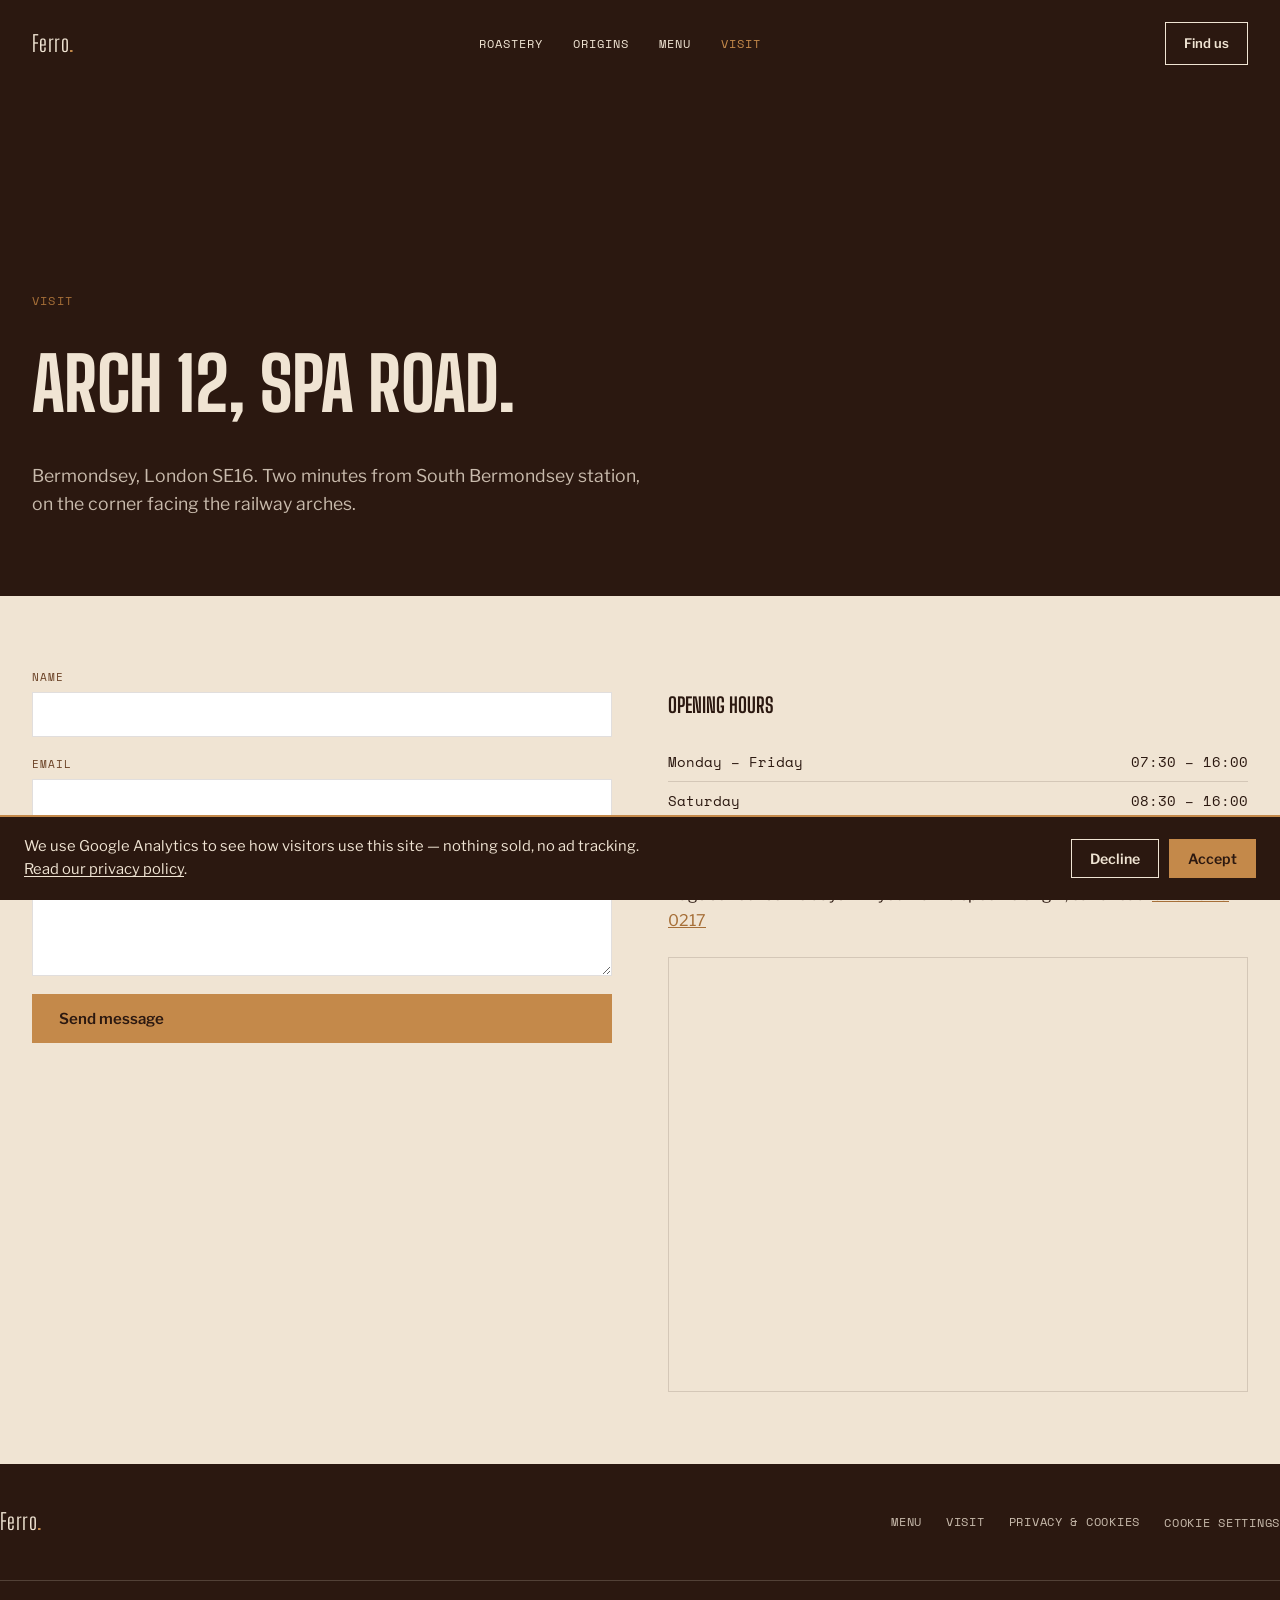
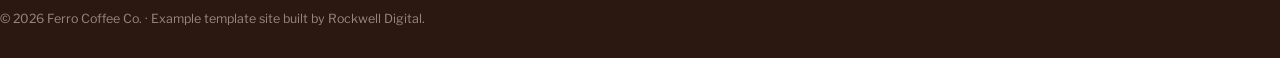
<file: contact.html>
<!doctype html>
<html lang="en">
<head>
<meta charset="utf-8">
<meta name="viewport" content="width=device-width, initial-scale=1">
<title>Visit — Ferro Coffee Co.</title>
<meta name="description" content="Find Ferro Coffee Co. at Arch 12, Spa Road, Bermondsey, London SE16. Opening hours, map, and contact.">
<link rel="preconnect" href="https://fonts.googleapis.com">
<link rel="preconnect" href="https://fonts.gstatic.com" crossorigin>
<link href="https://fonts.googleapis.com/css2?family=Big+Shoulders+Display:wght@600;700;800&family=Libre+Franklin:wght@400;500;600;700&family=Space+Mono:wght@400;700&display=swap" rel="stylesheet">
<link rel="stylesheet" href="css/style.css">
<link rel="icon" href="assets/favicon.svg" type="image/svg+xml">
</head>
<body style="overflow-x:hidden;">

<a class="skip-link" href="#main">Skip to content</a>

<header class="site-header" style="position:relative; background:var(--bg-dark); mix-blend-mode:normal;">
  <nav class="wrap">
    <a class="logo" href="index.html">Ferro<span>.</span></a>
    <div class="nav-links">
      <a href="index.html#roastery">Roastery</a>
      <a href="index.html#origins">Origins</a>
      <a href="menu.html">Menu</a>
      <a href="contact.html" style="color:var(--caramel);">Visit</a>
    </div>
    <a class="btn btn-line" href="contact.html">Find us</a>
    <button class="nav-toggle" id="navToggle" type="button" aria-expanded="false" aria-controls="mobileNav" aria-label="Open menu">
      <span></span><span></span><span></span>
    </button>
  </nav>
</header>

<div class="mobile-nav-panel" id="mobileNav">
  <a href="index.html#roastery">Roastery</a>
  <a href="index.html#origins">Origins</a>
  <a href="menu.html">Menu</a>
  <a href="contact.html">Visit</a>
</div>

<main id="main">
  <section class="page-hero">
    <div class="wrap">
      <span class="section-label">Visit</span>
      <h1>Arch 12, Spa Road.</h1>
      <p>Bermondsey, London SE16. Two minutes from South Bermondsey station, on the corner facing the railway arches.</p>
    </div>
  </section>

  <section class="static-section">
    <div class="wrap contact-grid">
      <div>
        <form class="contact-form" action="mailto:hello@ferrocoffee.co.uk" method="post" enctype="text/plain">
          <div class="form-row">
            <label for="name">Name</label>
            <input type="text" id="name" name="Name" required>
          </div>
          <div class="form-row">
            <label for="email">Email</label>
            <input type="email" id="email" name="Email" required>
          </div>
          <div class="form-row">
            <label for="message">Message</label>
            <textarea id="message" name="Message" placeholder="Wholesale enquiries, subscriptions, or just say hello."></textarea>
          </div>
          <button type="submit" class="btn btn-solid">Send message</button>
        </form>
      </div>
      <div>
        <h3 style="font-family:var(--font-display); text-transform:uppercase; font-size:1.3rem;">Opening hours</h3>
        <div class="hours-list">
          <div><span>Monday – Friday</span><span>07:30 – 16:00</span></div>
          <div><span>Saturday</span><span>08:30 – 16:00</span></div>
          <div><span>Sunday</span><span>09:00 – 15:00</span></div>
        </div>
        <p style="margin-top:22px;">Bags sell out some days — if you want a specific origin, call ahead: <a href="tel:+442079460217" style="color:var(--caramel-deep); text-decoration:underline;">020 7946 0217</a></p>
        <div class="contact-map">
          <iframe title="Ferro Coffee Co. location" loading="lazy" src="https://www.google.com/maps?q=Spa+Road+Bermondsey+London+SE16&output=embed"></iframe>
        </div>
      </div>
    </div>
  </section>
</main>

<footer class="site-footer">
  <div class="wrap footer-inner">
    <a class="logo" href="index.html">Ferro<span>.</span></a>
    <nav class="footer-nav">
      <a href="menu.html">Menu</a>
      <a href="contact.html">Visit</a>
      <a href="privacy.html">Privacy &amp; Cookies</a>
      <button type="button" class="cookie-settings-link" id="cookieSettingsBtn">Cookie settings</button>
    </nav>
  </div>
  <div class="wrap footer-legal">
    <p>© <span id="year"></span> Ferro Coffee Co. · Example template site built by Rockwell Digital.</p>
  </div>
</footer>

<script src="cookie-consent.js" defer></script>
<script>
document.getElementById('year').textContent = new Date().getFullYear();
(function(){
  var navToggle = document.getElementById('navToggle');
  var mobileNav = document.getElementById('mobileNav');
  if (navToggle && mobileNav) {
    navToggle.addEventListener('click', function () {
      var open = mobileNav.classList.toggle('is-open');
      navToggle.setAttribute('aria-expanded', open ? 'true' : 'false');
    });
  }
})();
</script>
</body>
</html>
</file>
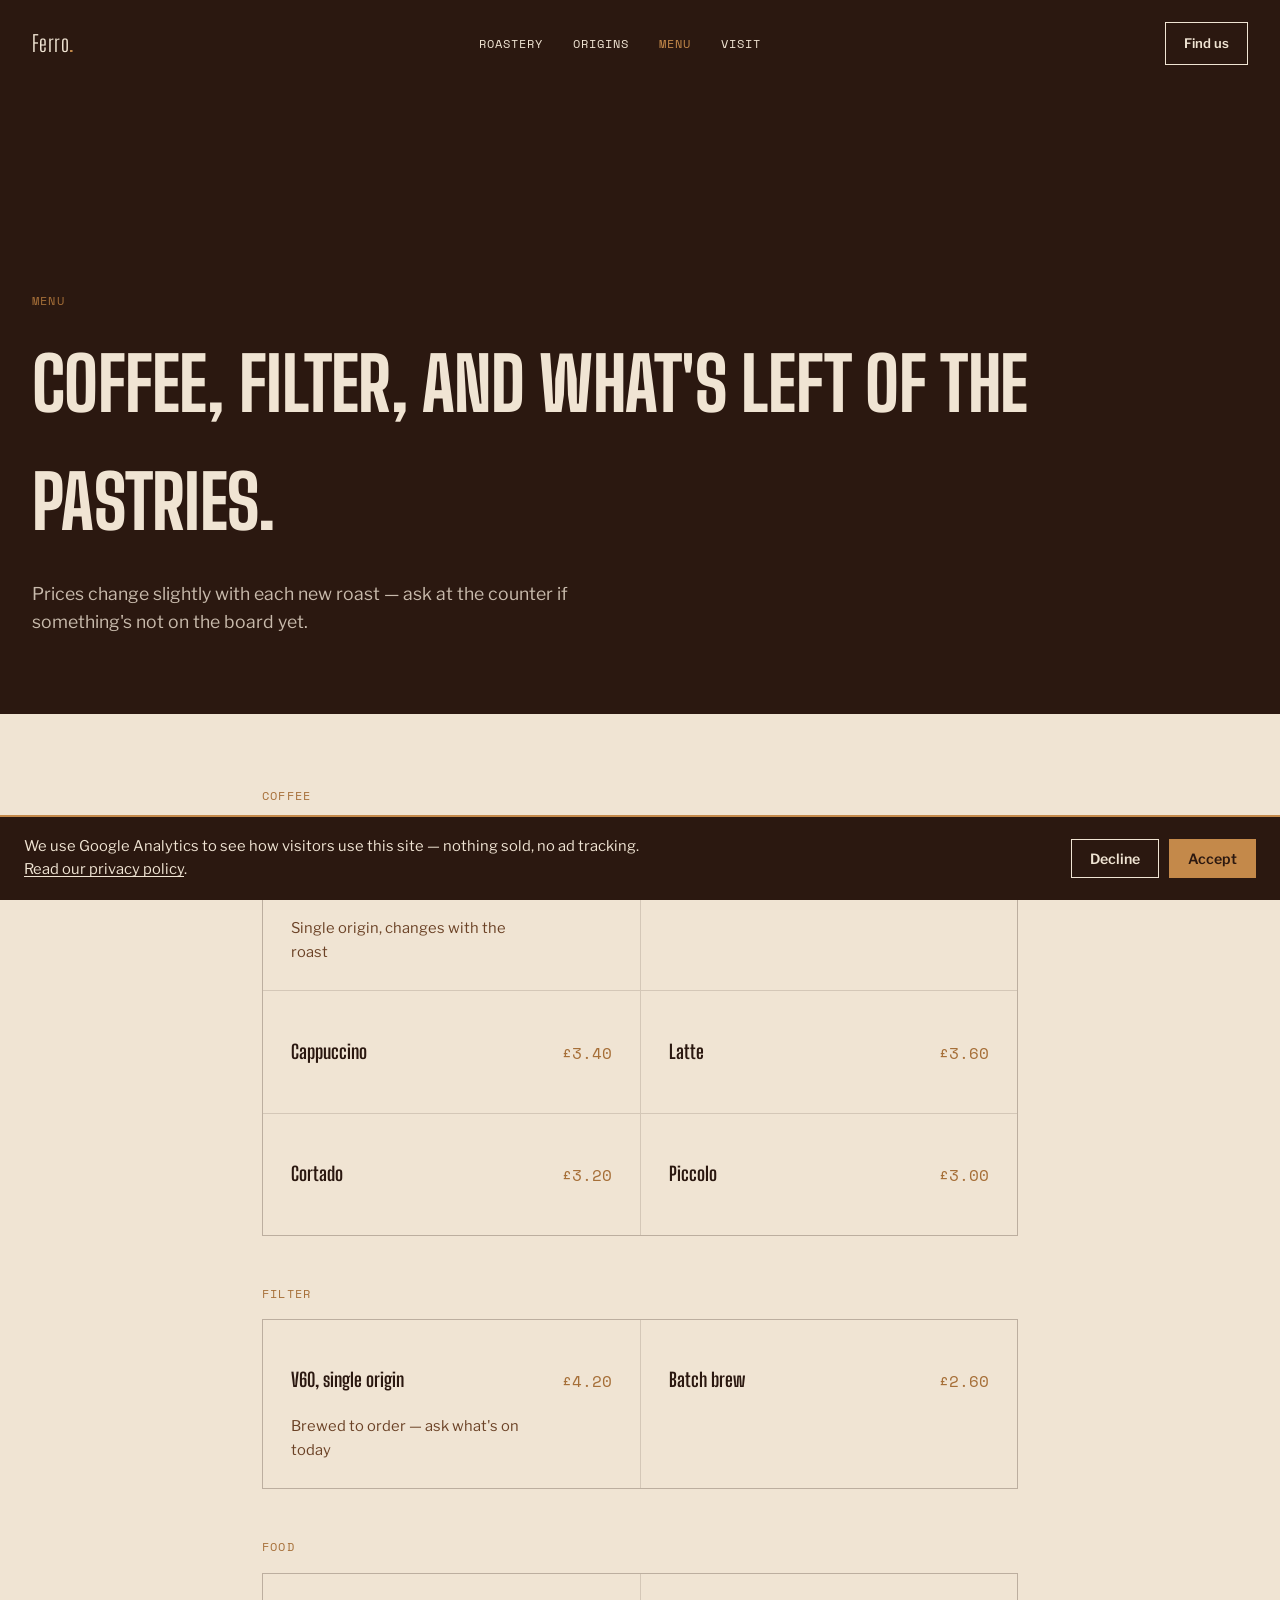
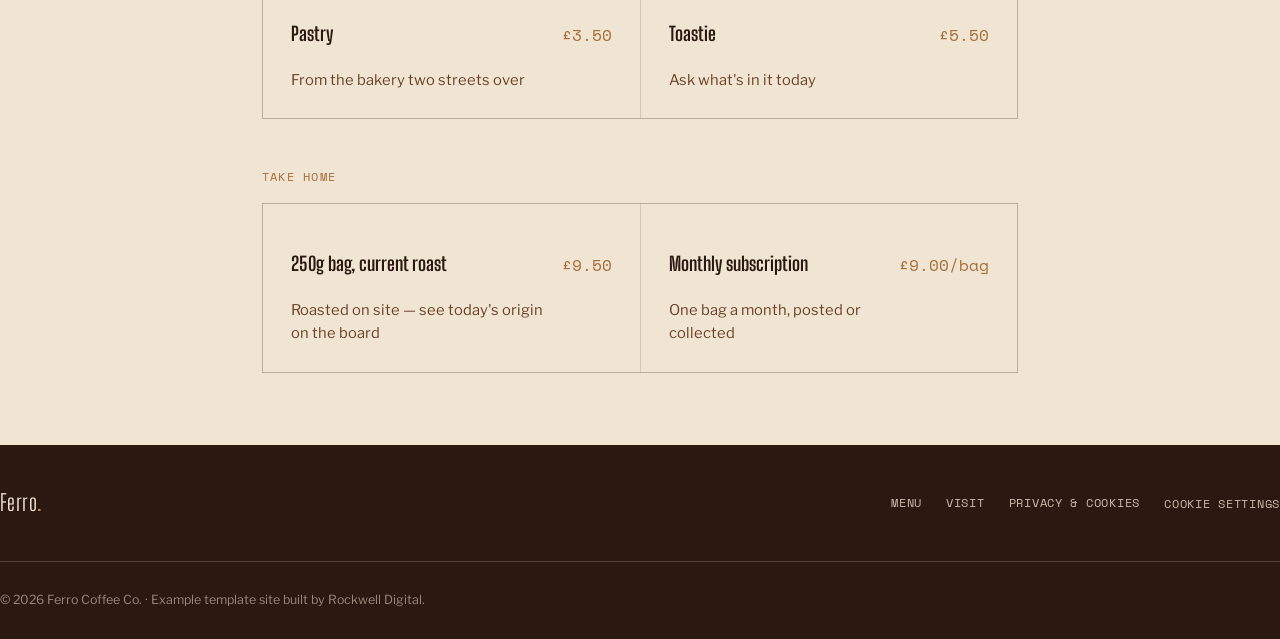
<file: menu.html>
<!doctype html>
<html lang="en">
<head>
<meta charset="utf-8">
<meta name="viewport" content="width=device-width, initial-scale=1">
<title>Menu — Ferro Coffee Co.</title>
<meta name="description" content="Coffee, filter, food and retail bags at Ferro Coffee Co., Bermondsey.">
<link rel="preconnect" href="https://fonts.googleapis.com">
<link rel="preconnect" href="https://fonts.gstatic.com" crossorigin>
<link href="https://fonts.googleapis.com/css2?family=Big+Shoulders+Display:wght@600;700;800&family=Libre+Franklin:wght@400;500;600;700&family=Space+Mono:wght@400;700&display=swap" rel="stylesheet">
<link rel="stylesheet" href="css/style.css">
<link rel="icon" href="assets/favicon.svg" type="image/svg+xml">
</head>
<body style="overflow-x:hidden;">

<a class="skip-link" href="#main">Skip to content</a>

<header class="site-header" style="position:relative; background:var(--bg-dark); mix-blend-mode:normal;">
  <nav class="wrap">
    <a class="logo" href="index.html">Ferro<span>.</span></a>
    <div class="nav-links">
      <a href="index.html#roastery">Roastery</a>
      <a href="index.html#origins">Origins</a>
      <a href="menu.html" style="color:var(--caramel);">Menu</a>
      <a href="contact.html">Visit</a>
    </div>
    <a class="btn btn-line" href="contact.html">Find us</a>
    <button class="nav-toggle" id="navToggle" type="button" aria-expanded="false" aria-controls="mobileNav" aria-label="Open menu">
      <span></span><span></span><span></span>
    </button>
  </nav>
</header>

<div class="mobile-nav-panel" id="mobileNav">
  <a href="index.html#roastery">Roastery</a>
  <a href="index.html#origins">Origins</a>
  <a href="menu.html">Menu</a>
  <a href="contact.html">Visit</a>
</div>

<main id="main">
  <section class="page-hero">
    <div class="wrap">
      <span class="section-label">Menu</span>
      <h1>Coffee, filter, and what's left of the pastries.</h1>
      <p>Prices change slightly with each new roast — ask at the counter if something's not on the board yet.</p>
    </div>
  </section>

  <section class="static-section">
    <div class="wrap" style="max-width:820px;">

      <div class="menu-cat">Coffee</div>
      <div class="menu-grid">
        <div class="menu-item"><div><h3>Espresso</h3><p>Single origin, changes with the roast</p></div><span class="price">£2.80</span></div>
        <div class="menu-item"><div><h3>Flat White</h3></div><span class="price">£3.40</span></div>
        <div class="menu-item"><div><h3>Cappuccino</h3></div><span class="price">£3.40</span></div>
        <div class="menu-item"><div><h3>Latte</h3></div><span class="price">£3.60</span></div>
        <div class="menu-item"><div><h3>Cortado</h3></div><span class="price">£3.20</span></div>
        <div class="menu-item"><div><h3>Piccolo</h3></div><span class="price">£3.00</span></div>
      </div>

      <div class="menu-cat">Filter</div>
      <div class="menu-grid">
        <div class="menu-item"><div><h3>V60, single origin</h3><p>Brewed to order — ask what's on today</p></div><span class="price">£4.20</span></div>
        <div class="menu-item"><div><h3>Batch brew</h3></div><span class="price">£2.60</span></div>
      </div>

      <div class="menu-cat">Food</div>
      <div class="menu-grid">
        <div class="menu-item"><div><h3>Pastry</h3><p>From the bakery two streets over</p></div><span class="price">£3.50</span></div>
        <div class="menu-item"><div><h3>Toastie</h3><p>Ask what's in it today</p></div><span class="price">£5.50</span></div>
      </div>

      <div class="menu-cat">Take home</div>
      <div class="menu-grid">
        <div class="menu-item"><div><h3>250g bag, current roast</h3><p>Roasted on site — see today's origin on the board</p></div><span class="price">£9.50</span></div>
        <div class="menu-item"><div><h3>Monthly subscription</h3><p>One bag a month, posted or collected</p></div><span class="price">£9.00/bag</span></div>
      </div>

    </div>
  </section>
</main>

<footer class="site-footer">
  <div class="wrap footer-inner">
    <a class="logo" href="index.html">Ferro<span>.</span></a>
    <nav class="footer-nav">
      <a href="menu.html">Menu</a>
      <a href="contact.html">Visit</a>
      <a href="privacy.html">Privacy &amp; Cookies</a>
      <button type="button" class="cookie-settings-link" id="cookieSettingsBtn">Cookie settings</button>
    </nav>
  </div>
  <div class="wrap footer-legal">
    <p>© <span id="year"></span> Ferro Coffee Co. · Example template site built by Rockwell Digital.</p>
  </div>
</footer>

<script src="cookie-consent.js" defer></script>
<script>
document.getElementById('year').textContent = new Date().getFullYear();
(function(){
  var navToggle = document.getElementById('navToggle');
  var mobileNav = document.getElementById('mobileNav');
  if (navToggle && mobileNav) {
    navToggle.addEventListener('click', function () {
      var open = mobileNav.classList.toggle('is-open');
      navToggle.setAttribute('aria-expanded', open ? 'true' : 'false');
    });
  }
})();
</script>
</body>
</html>
</file>
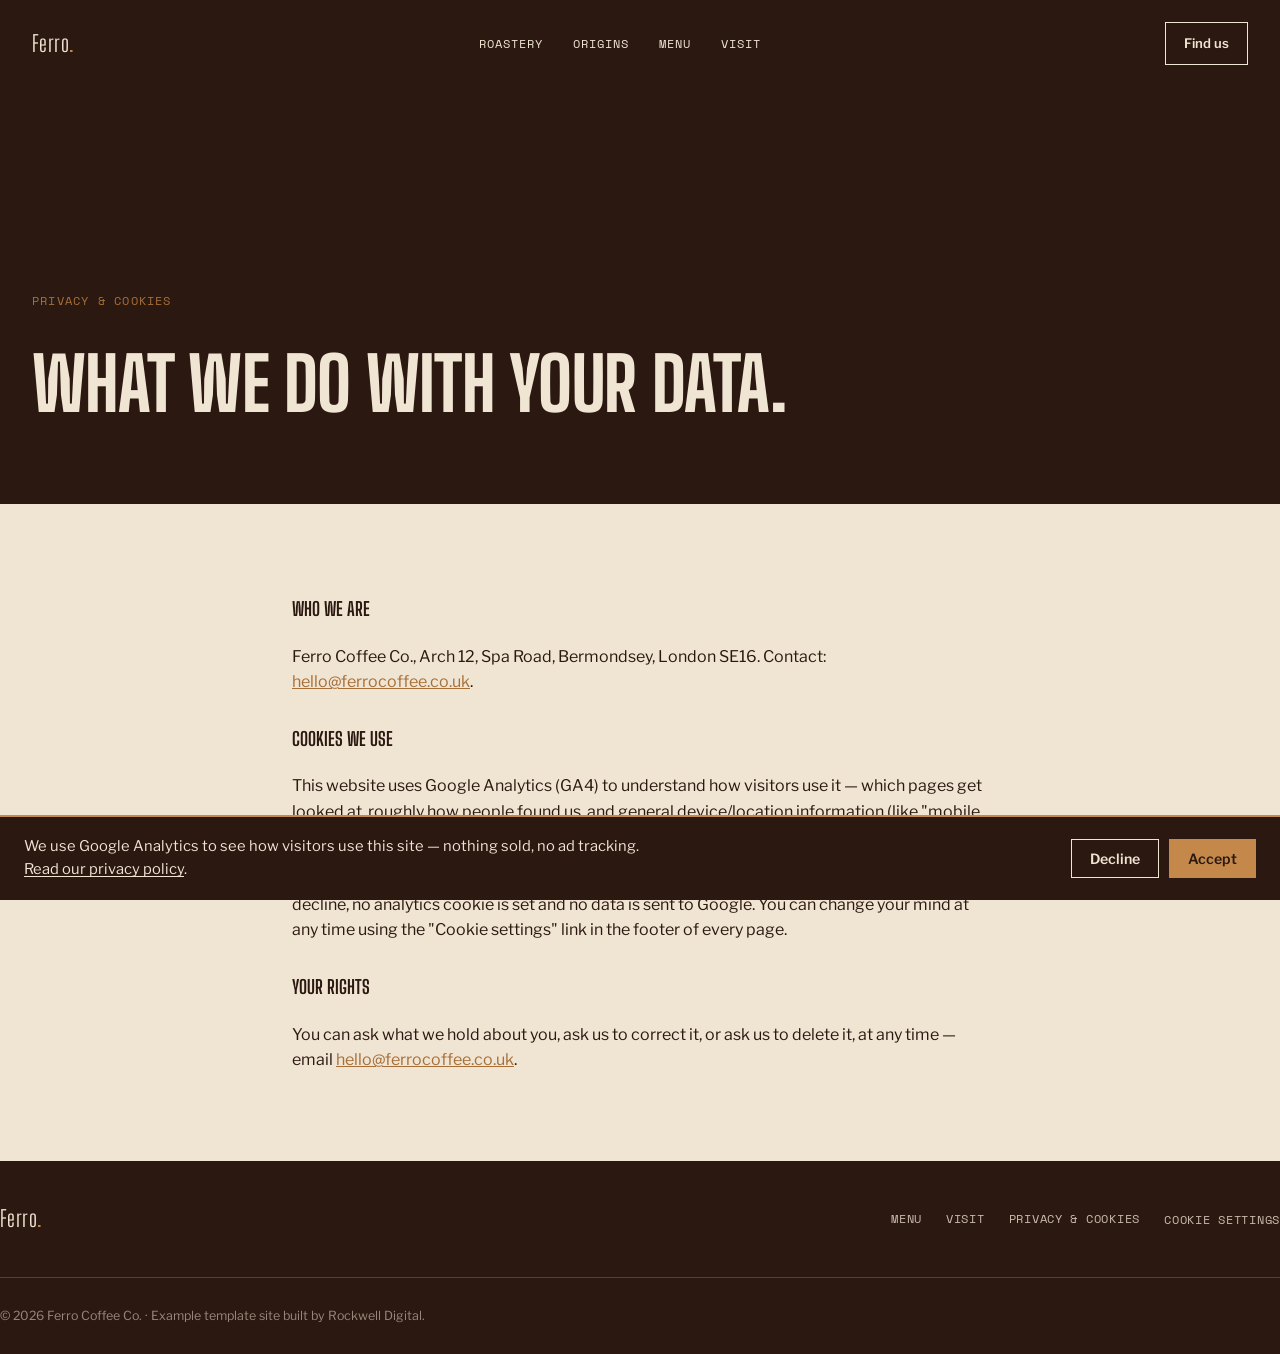
<file: privacy.html>
<!doctype html>
<html lang="en">
<head>
<meta charset="utf-8">
<meta name="viewport" content="width=device-width, initial-scale=1">
<title>Privacy &amp; Cookies — Ferro Coffee Co.</title>
<meta name="description" content="How Ferro Coffee Co. handles your data, including our use of Google Analytics and cookies.">
<link rel="preconnect" href="https://fonts.googleapis.com">
<link rel="preconnect" href="https://fonts.gstatic.com" crossorigin>
<link href="https://fonts.googleapis.com/css2?family=Big+Shoulders+Display:wght@600;700;800&family=Libre+Franklin:wght@400;500;600;700&family=Space+Mono:wght@400;700&display=swap" rel="stylesheet">
<link rel="stylesheet" href="css/style.css">
<link rel="icon" href="assets/favicon.svg" type="image/svg+xml">
</head>
<body style="overflow-x:hidden;">

<a class="skip-link" href="#main">Skip to content</a>

<header class="site-header" style="position:relative; background:var(--bg-dark); mix-blend-mode:normal;">
  <nav class="wrap">
    <a class="logo" href="index.html">Ferro<span>.</span></a>
    <div class="nav-links">
      <a href="index.html#roastery">Roastery</a>
      <a href="index.html#origins">Origins</a>
      <a href="menu.html">Menu</a>
      <a href="contact.html">Visit</a>
    </div>
    <a class="btn btn-line" href="contact.html">Find us</a>
    <button class="nav-toggle" id="navToggle" type="button" aria-expanded="false" aria-controls="mobileNav" aria-label="Open menu">
      <span></span><span></span><span></span>
    </button>
  </nav>
</header>

<div class="mobile-nav-panel" id="mobileNav">
  <a href="index.html#roastery">Roastery</a>
  <a href="index.html#origins">Origins</a>
  <a href="menu.html">Menu</a>
  <a href="contact.html">Visit</a>
</div>

<main id="main">
  <section class="page-hero">
    <div class="wrap">
      <span class="section-label">Privacy &amp; Cookies</span>
      <h1>What we do with your data.</h1>
    </div>
  </section>
  <section class="static-section">
    <div class="wrap" style="max-width:760px;">
      <h3 style="font-family:var(--font-display); text-transform:uppercase;">Who we are</h3>
      <p>Ferro Coffee Co., Arch 12, Spa Road, Bermondsey, London SE16. Contact: <a href="mailto:hello@ferrocoffee.co.uk" style="color:var(--caramel-deep); text-decoration:underline;">hello@ferrocoffee.co.uk</a>.</p>

      <h3 style="font-family:var(--font-display); text-transform:uppercase; margin-top:1.6em;">Cookies we use</h3>
      <p>This website uses Google Analytics (GA4) to understand how visitors use it — which pages get looked at, roughly how people found us, and general device/location information (like "mobile, UK"). It doesn't identify you personally, and we don't run any advertising or retargeting scripts.</p>
      <p>You choose whether this runs. On your first visit, a banner asks you to accept or decline. If you decline, no analytics cookie is set and no data is sent to Google. You can change your mind at any time using the "Cookie settings" link in the footer of every page.</p>

      <h3 style="font-family:var(--font-display); text-transform:uppercase; margin-top:1.6em;">Your rights</h3>
      <p>You can ask what we hold about you, ask us to correct it, or ask us to delete it, at any time — email <a href="mailto:hello@ferrocoffee.co.uk" style="color:var(--caramel-deep); text-decoration:underline;">hello@ferrocoffee.co.uk</a>.</p>
    </div>
  </section>
</main>

<footer class="site-footer">
  <div class="wrap footer-inner">
    <a class="logo" href="index.html">Ferro<span>.</span></a>
    <nav class="footer-nav">
      <a href="menu.html">Menu</a>
      <a href="contact.html">Visit</a>
      <a href="privacy.html">Privacy &amp; Cookies</a>
      <button type="button" class="cookie-settings-link" id="cookieSettingsBtn">Cookie settings</button>
    </nav>
  </div>
  <div class="wrap footer-legal">
    <p>© <span id="year"></span> Ferro Coffee Co. · Example template site built by Rockwell Digital.</p>
  </div>
</footer>

<script src="cookie-consent.js" defer></script>
<script>
document.getElementById('year').textContent = new Date().getFullYear();
(function(){
  var navToggle = document.getElementById('navToggle');
  var mobileNav = document.getElementById('mobileNav');
  if (navToggle && mobileNav) {
    navToggle.addEventListener('click', function () {
      var open = mobileNav.classList.toggle('is-open');
      navToggle.setAttribute('aria-expanded', open ? 'true' : 'false');
    });
  }
})();
</script>
</body>
</html>
</file>
<file: css/style.css>
/* ============================================================
   Ferro Coffee Co. — design tokens
   Small-batch roastery, industrial-meets-warm: espresso dark,
   cream light, one caramel/crema accent, a steel-grey nod to
   "Ferro" (iron — the roasting drum). Canvas is the real coffee
   pour footage; everything else stays quiet around it.
   ============================================================ */
:root{
  --bg-light: #F0E4D3;
  --bg-dark: #2B1810;
  --text-on-light: #2B1810;
  --text-on-dark: #F0E4D3;
  --roast: #6B4226;
  --caramel: #C4894A;
  --caramel-deep: #A66F38;
  --steel: #8A8680;
  --line: rgba(43,24,16,0.14);
  --line-on-dark: rgba(240,228,211,0.2);

  --font-display: 'Big Shoulders Display', 'Arial Narrow', sans-serif;
  --font-body: 'Libre Franklin', -apple-system, sans-serif;
  --font-label: 'Space Mono', 'Courier New', monospace;

  --ease-out: cubic-bezier(0.16, 1, 0.3, 1);
}

*, *::before, *::after{ box-sizing: border-box; }
html, body{ margin:0; overflow-x: hidden; }
body{
  background: var(--bg-light); color: var(--text-on-light);
  font-family: var(--font-body); line-height:1.6; -webkit-font-smoothing: antialiased;
}
img{ max-width:100%; display:block; }
a{ color: inherit; text-decoration: none; }
.wrap{ max-width: 1320px; margin:0 auto; padding: 0 32px; }

h1,h2{ font-family: var(--font-display); font-weight:800; text-transform: uppercase; letter-spacing: -0.01em; margin:0; }

.section-label{
  font-family: var(--font-label); font-size:0.76rem; letter-spacing:0.1em; text-transform:uppercase; color: var(--caramel-deep);
  display:inline-block; margin-bottom: 16px;
}

a:focus-visible, button:focus-visible{ outline:2px solid var(--caramel); outline-offset:3px; }
.skip-link{ position:absolute; left:-999px; top:0; background:var(--caramel); color:var(--bg-dark); padding:10px 16px; z-index:1000; font-weight:700; }
.skip-link:focus{ left:16px; top:16px; }

/* ---------- Buttons ---------- */
.btn{ display:inline-flex; align-items:center; gap:8px; font-family: var(--font-body); font-weight:600; font-size:0.94rem; padding:14px 26px; border:1.5px solid currentColor; cursor:pointer; transition: background-color 160ms var(--ease-out), color 160ms var(--ease-out), transform 140ms var(--ease-out); }
.btn:hover{ transform: translateY(-1px); }
.btn-solid{ background: var(--caramel); color: var(--bg-dark); border-color: var(--caramel); }
.btn-solid:hover{ background: var(--caramel-deep); border-color: var(--caramel-deep); }
.btn-line{ color: inherit; }
.btn-line:hover{ background: currentColor; }
.btn-line:hover{ color: var(--bg-light); }

/* ---------- Loader ---------- */
#loader{
  position: fixed; inset:0; z-index: 2000; background: var(--bg-dark); color: var(--bg-light);
  display:flex; flex-direction:column; align-items:center; justify-content:center; gap: 18px;
  transition: opacity 0.6s var(--ease-out), visibility 0.6s var(--ease-out);
}
#loader.is-hidden{ opacity:0; visibility:hidden; pointer-events:none; }
.loader-brand{ font-family: var(--font-display); font-size: 2.4rem; letter-spacing: 0.06em; }
#loader-bar{ width: 220px; height:2px; background: var(--line-on-dark); }
#loader-bar-fill{ width:0%; height:100%; background: var(--caramel); transition: width 0.2s linear; }
#loader-percent{ font-family: var(--font-label); font-size:0.8rem; color: var(--caramel); }

/* ---------- Fixed header ----------
   A mix-blend-mode:difference header (the earlier approach) computes its
   apparent color from whatever happens to be scrolling underneath it —
   over the wrong backdrop tone the nav can wash out to near-illegible.
   A solid scrim keeps the nav readable regardless of what's beneath. */
.site-header{ position: fixed; top:0; left:0; right:0; z-index: 500; padding: 22px 0; background: linear-gradient(rgba(20,11,7,0.82) 0%, rgba(20,11,7,0.55) 70%, rgba(20,11,7,0) 100%); }
.site-header nav{ display:flex; align-items:center; justify-content:space-between; }
.logo{ font-family: var(--font-display); font-size:1.4rem; color: var(--bg-light); letter-spacing:0.02em; }
.logo span{ color: var(--caramel); }
.nav-links{ display:flex; gap: 30px; }
.nav-links a{ font-family: var(--font-label); font-size:0.76rem; letter-spacing:0.08em; text-transform:uppercase; color: var(--bg-light); }
.nav-links a:hover{ color: var(--caramel); }
.site-header .btn-line{ color: var(--bg-light); border-color: var(--bg-light); padding:10px 18px; font-size:0.82rem; }
.site-header .btn-line:hover{ background: var(--bg-light); color: var(--bg-dark); }
.nav-toggle{ display:none; flex-direction:column; gap:5px; background:none; border:none; cursor:pointer; padding:6px; margin-left:8px; }
.nav-toggle span{ width:22px; height:1.5px; background: var(--bg-light); display:block; }

/* Mobile nav panel: a body-level sibling, not nested in .site-header, so its
   stacking is independent of the header's own fixed+z-index+blend-mode context. */
.mobile-nav-panel{
  display:none; position:fixed; inset:0; z-index:800;
  background: var(--bg-dark); padding: 90px 24px 24px;
  flex-direction:column;
}
.mobile-nav-panel.is-open{ display:flex; }
.mobile-nav-panel a{ color: var(--bg-light); font-family: var(--font-label); font-size:1rem; letter-spacing:0.06em; text-transform:uppercase; padding:16px 0; border-bottom:1px solid var(--line-on-dark); }
.mobile-nav-panel a:hover{ color: var(--caramel); }

/* ---------- Hero (standalone, 100vh, solid dark bg) ---------- */
.hero-standalone{
  position: relative; z-index: 10; height: 100vh; background: var(--bg-dark); color: var(--bg-light);
  display:flex; flex-direction:column; align-items:center; justify-content:center; text-align:center; padding: 0 6vw;
}
/* The shared .section-label token color (--caramel-deep) only clears WCAG AA
   against a photo backdrop's own darkening scrim — against this hero's flat
   --bg-dark it measures 3.99:1 (axe: color-contrast, serious). Swap to the
   lighter --caramel here, which measures ~5.7:1 on this background. */
.hero-standalone .section-label{ color: var(--caramel); }
.hero-heading{ font-size: clamp(3rem, 9vw, 7.5rem); line-height:0.98; }
.hero-heading .word{ display:inline-block; overflow:hidden; }
.hero-tagline{ margin: 28px 0 0; max-width: 46ch; font-size: 1.1rem; color: rgba(240,228,211,0.78); }
.scroll-indicator{ position:absolute; bottom: 40px; display:flex; flex-direction:column; align-items:center; gap:8px; font-family: var(--font-label); font-size:0.7rem; letter-spacing:0.1em; text-transform:uppercase; color: rgba(240,228,211,0.6); }
.scroll-indicator svg{ width:16px; height:16px; animation: bob 1.8s ease-in-out infinite; }
@keyframes bob{ 0%,100%{ transform: translateY(0); } 50%{ transform: translateY(5px); } }

/* ---------- Canvas (fixed, full viewport) ---------- */
.canvas-wrap{ position: fixed; inset:0; z-index:1; }
#canvas{ width:100%; height:100%; display:block; }

/* ---------- Text scrim ----------
   The source footage is a full-frame photograph (no alpha, unlike a
   transparent-background 3D render), so the subject genuinely reaches
   into the side text zones at any reasonable IMAGE_SCALE. A permanent,
   subtle edge vignette — not a card, no blur — keeps side-aligned text
   legible without darkening the product itself. */
#text-scrim{
  position: fixed; inset:0; z-index:2; pointer-events:none;
  background: linear-gradient(90deg, rgba(43,24,16,0.72) 0%, rgba(43,24,16,0.1) 38%, rgba(43,24,16,0.1) 62%, rgba(43,24,16,0.72) 100%);
}

/* ---------- Dark overlay (stats section only) ---------- */
#dark-overlay{ position: fixed; inset:0; z-index:5; background: var(--bg-dark); opacity:0; pointer-events:none; }

/* ---------- Scroll container + sections ---------- */
#scroll-container{ position: relative; height: 800vh; z-index: 10; }
.scroll-section{ position:absolute; top:0; left:0; width:100%; opacity:0; pointer-events:none; }
.scroll-section.is-active{ opacity:1; pointer-events:auto; }
.section-content, .section-cta{ display:flex; align-items:center; min-height:100vh; }
.align-left{ padding-left:6vw; padding-right:55vw; }
.align-right{ padding-left:55vw; padding-right:6vw; justify-content:flex-end; }
.align-left .section-inner, .align-right .section-inner{ max-width:40vw; }
.section-heading{ font-size: clamp(2.4rem, 4.6vw, 4.2rem); line-height:1.02; margin-bottom:20px; color: var(--bg-light); text-shadow: 0 4px 28px rgba(0,0,0,0.85), 0 2px 8px rgba(0,0,0,0.9), 0 1px 2px rgba(0,0,0,1); }
.section-body{ font-size:1.08rem; font-weight:500; color: var(--bg-light); max-width:38ch; text-shadow: 0 3px 18px rgba(0,0,0,0.85), 0 1px 4px rgba(0,0,0,0.95); }
.section-cta .hero-actions{ display:flex; gap:16px; margin-top:28px; flex-wrap:wrap; }

/* Stats section — no card, no box: two short paragraphs sitting straight
   on the dark overlay like the rest of the site's photo-backed copy, with
   a small centered eyebrow above them rather than a ticket header. */
.section-stats{ display:flex; align-items:center; justify-content:center; min-height:100vh; padding: 0 6vw; }
.roast-log{ max-width: 980px; width:100%; text-align:center; }
/* "Roast Log" reuses .section-heading as-is — same size/weight/shadow as
   every other section's heading, not a small eyebrow label. */
.roast-log .section-heading{ margin-bottom:28px; }
.stats-grid{ display:grid; grid-template-columns: repeat(2,1fr); gap: 24px 64px; text-align:left; }
.stats-grid p{
  margin:0; font-family: var(--font-body); font-weight:500; font-size:1rem; line-height:1.7; color: var(--bg-light);
  text-shadow: 0 3px 18px rgba(0,0,0,0.85), 0 1px 4px rgba(0,0,0,0.95);
}

/* ---------- Footer ---------- */
.site-footer{ position: relative; z-index: 20; background: var(--bg-dark); color: var(--bg-light); }
.footer-inner{ display:flex; align-items:center; justify-content:space-between; flex-wrap:wrap; gap:20px; padding: 40px 0; }
.footer-nav{ display:flex; align-items:center; gap:24px; flex-wrap:wrap; }
.footer-nav a, .footer-nav button{ font-family: var(--font-label); font-size:0.76rem; letter-spacing:0.06em; text-transform:uppercase; color: rgba(240,228,211,0.8); }
.footer-nav a:hover, .footer-nav button:hover{ color: var(--caramel); }
.cookie-settings-link{ background:none; border:none; cursor:pointer; padding:0; }
.footer-legal{ border-top:1px solid var(--line-on-dark); padding: 16px 0; font-size:0.78rem; color: rgba(240,228,211,0.55); }

/* ---------- Cookie consent banner ---------- */
.cookie-banner{ position:fixed; left:0; right:0; bottom:0; z-index:900; background: var(--bg-dark); border-top:2px solid var(--caramel); }
.cookie-banner-inner{ display:flex; flex-wrap:wrap; align-items:center; justify-content:space-between; gap:16px; padding:18px 24px; max-width:1320px; margin:0 auto; }
.cookie-banner-inner p{ margin:0; color: var(--bg-light); max-width:62ch; font-size:0.92rem; }
.cookie-banner-inner a{ color: var(--bg-light); text-decoration:underline; text-underline-offset:2px; }
.cookie-banner-actions{ display:flex; gap:10px; flex-shrink:0; }
.cookie-banner-actions .btn{ padding:10px 18px; font-size:0.88rem; }
.cookie-banner-actions .btn-primary{ background: var(--caramel); color: var(--bg-dark); border-color: var(--caramel); }
.cookie-banner-actions .btn-secondary{ color: var(--bg-light); border-color: var(--bg-light); background:transparent; }
.cookie-banner-actions .btn-secondary:hover{ background: var(--bg-light); color: var(--bg-dark); }
@media (max-width:640px){ .cookie-banner-inner{ flex-direction:column; align-items:stretch; text-align:center; } .cookie-banner-actions{ justify-content:center; } }

/* ---------- Static pages (menu.html, contact.html, privacy.html) ---------- */
.page-hero{ padding: clamp(140px,18vw,200px) 0 60px; background: var(--bg-dark); color: var(--bg-light); }
.page-hero h1{ font-size: clamp(2.6rem,6vw,4.6rem); text-transform:uppercase; }
.page-hero p{ font-family: var(--font-body); text-transform:none; max-width:52ch; font-size:1.1rem; color: rgba(240,228,211,0.8); margin-top:18px; }
.static-section{ padding: 72px 0; }
.menu-grid{ display:grid; grid-template-columns: repeat(2,1fr); gap:1px; background: var(--line); border:1px solid var(--line); }
.menu-item{ background: var(--bg-light); padding: 26px 28px; display:flex; justify-content:space-between; gap:16px; align-items:baseline; }
.menu-item h3{ font-family: var(--font-display); text-transform:none; font-size:1.2rem; font-weight:700; }
.menu-item .price{ font-family: var(--font-label); color: var(--caramel-deep); white-space:nowrap; }
.menu-item p{ font-family: var(--font-body); color: var(--roast); font-size:0.92rem; margin:4px 0 0; }
.menu-cat{ font-family: var(--font-label); font-size:0.76rem; letter-spacing:0.1em; text-transform:uppercase; color: var(--caramel-deep); margin: 48px 0 16px; }
.menu-cat:first-child{ margin-top:0; }

.contact-grid{ display:grid; grid-template-columns: 1fr 1fr; gap:56px; }
.contact-form{ display:flex; flex-direction:column; gap:18px; }
.form-row{ display:flex; flex-direction:column; gap:6px; }
.form-row label{ font-family: var(--font-label); font-size:0.7rem; letter-spacing:0.08em; text-transform:uppercase; color: var(--roast); }
.form-row input, .form-row textarea{ font-family: var(--font-body); font-size:1rem; padding:12px 14px; border:1px solid var(--line); background: #fff; color: var(--text-on-light); }
.form-row textarea{ resize:vertical; min-height:110px; }
.hours-list{ font-family: var(--font-label); font-size:0.86rem; }
.hours-list div{ display:flex; justify-content:space-between; padding:8px 0; border-bottom:1px solid var(--line); }
.contact-map{ margin-top:24px; border:1px solid var(--line); aspect-ratio:4/3; }
.contact-map iframe{ width:100%; height:100%; border:0; display:block; }

/* ---------- Reduced motion ---------- */
@media (prefers-reduced-motion: reduce){
  .scroll-indicator svg{ animation:none; }
  #loader{ transition:none; }
}

/* ---------- Mobile ---------- */
@media (max-width: 768px){
  .nav-links{ display:none; }
  .nav-toggle{ display:flex; }
  .hero-heading{ font-size: clamp(2.4rem, 11vw, 4rem); }
  #scroll-container{ height: 560vh; }
  .align-left, .align-right{ padding-left:8vw; padding-right:8vw; justify-content:center; text-align:center; }
  .align-left .section-inner, .align-right .section-inner{ max-width:none; }
  #text-scrim{ background: linear-gradient(0deg, rgba(43,24,16,0.55), rgba(43,24,16,0.55)); }
  .stats-grid{ grid-template-columns: 1fr; text-align:center; }
  .contact-grid, .menu-grid{ grid-template-columns: 1fr; }
  .footer-inner{ flex-direction:column; align-items:flex-start; }
}
</file>
